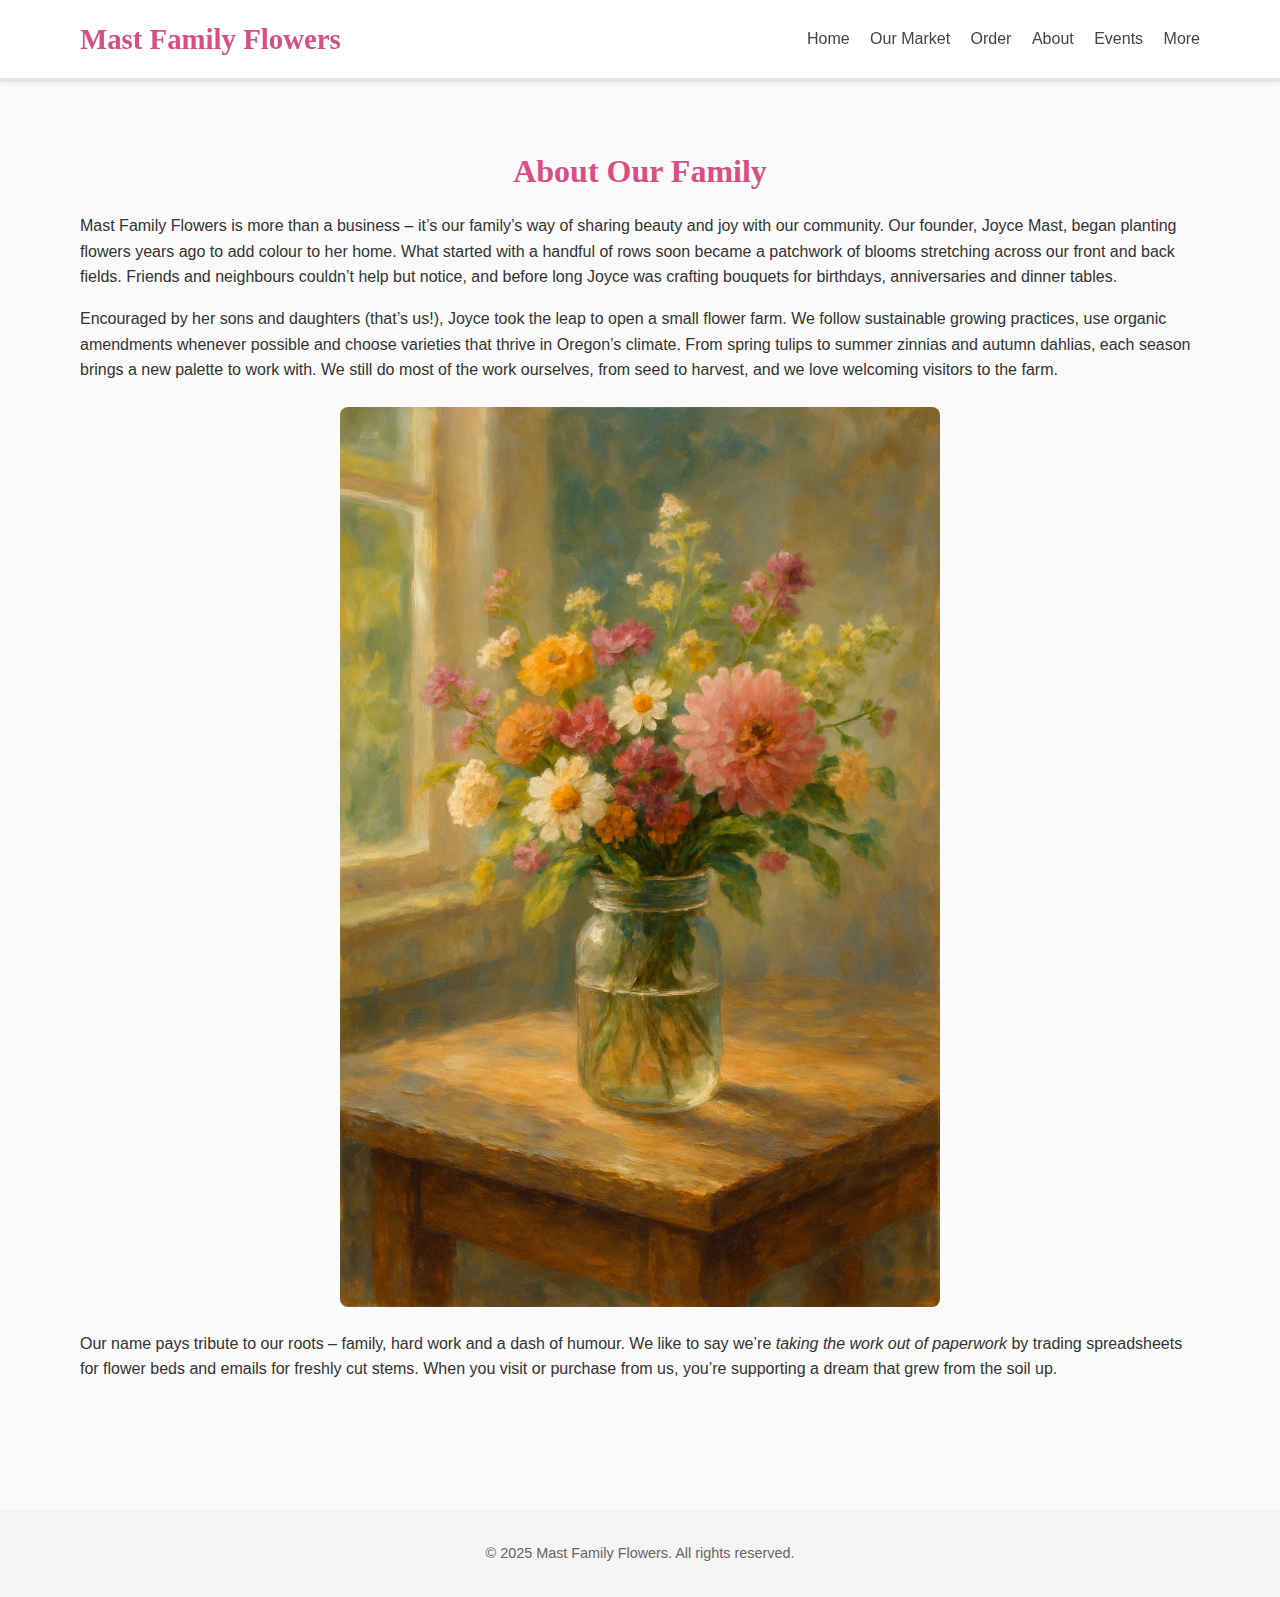
<file: about.html>
<!DOCTYPE html>
<html lang="en">
<head>
  <meta charset="UTF-8">
  <meta name="viewport" content="width=device-width, initial-scale=1.0">
  <title>Mast Family Flowers – About Us</title>
  <link rel="stylesheet" href="styles.css">
</head>
<body>
  <!-- Header -->
  <header>
    <div class="container">
      <h1>Mast Family Flowers</h1>
      <nav>
        <a href="index.html">Home</a>
        <a href="market.html">Our Market</a>
        <a href="order.html">Order</a>
        <a href="about.html">About</a>
        <a href="events.html">Events</a>
        <a href="more.html">More</a>
      </nav>
    </div>
  </header>

  <!-- About content -->
  <section>
    <div class="container">
      <h3>About Our Family</h3>
      <p>Mast Family Flowers is more than a business – it’s our family’s way of sharing beauty and joy with our community. Our founder, Joyce Mast, began planting flowers years ago to add colour to her home. What started with a handful of rows soon became a patchwork of blooms stretching across our front and back fields. Friends and neighbours couldn’t help but notice, and before long Joyce was crafting bouquets for birthdays, anniversaries and dinner tables.</p>
      <p>Encouraged by her sons and daughters (that’s us!), Joyce took the leap to open a small flower farm. We follow sustainable growing practices, use organic amendments whenever possible and choose varieties that thrive in Oregon’s climate. From spring tulips to summer zinnias and autumn dahlias, each season brings a new palette to work with. We still do most of the work ourselves, from seed to harvest, and we love welcoming visitors to the farm.</p>

      <!-- Illustrative bouquet still life to reflect the warmth of our home -->
      <img src="bouquet_table.png" alt="Bouquet of fresh flowers in a mason jar on a wooden table" class="about-image">
      <p>Our name pays tribute to our roots – family, hard work and a dash of humour. We like to say we’re <em>taking the work out of paperwork</em> by trading spreadsheets for flower beds and emails for freshly cut stems. When you visit or purchase from us, you’re supporting a dream that grew from the soil up.</p>
    </div>
  </section>

  <!-- Footer -->
  <footer>
    <p>&copy; 2025 Mast Family Flowers. All rights reserved.</p>
  </footer>
</body>
</html>
</file>
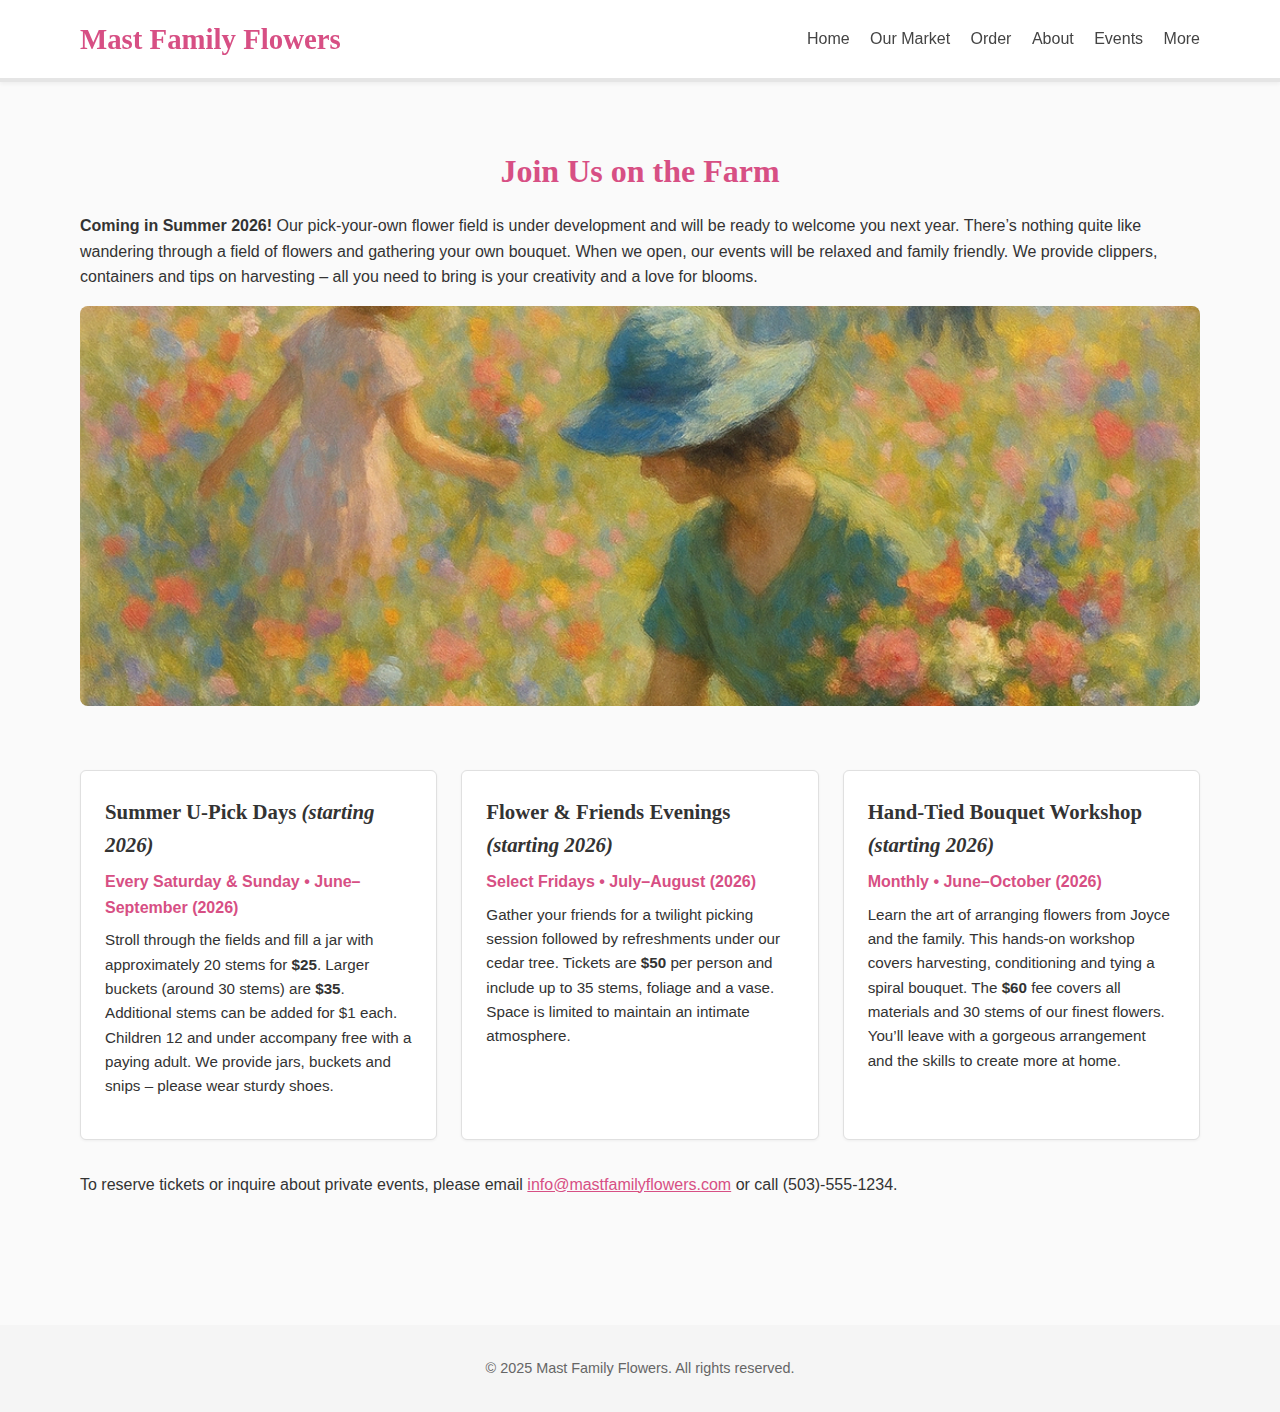
<file: events.html>
<!DOCTYPE html>
<html lang="en">
<head>
  <meta charset="UTF-8">
  <meta name="viewport" content="width=device-width, initial-scale=1.0">
  <title>Mast Family Flowers – Events</title>
  <link rel="stylesheet" href="styles.css">
</head>
<body>
  <!-- Header -->
  <header>
    <div class="container">
      <h1>Mast Family Flowers</h1>
      <nav>
        <a href="index.html">Home</a>
        <a href="market.html">Our Market</a>
        <a href="order.html">Order</a>
        <a href="about.html">About</a>
        <a href="events.html">Events</a>
        <a href="more.html">More</a>
      </nav>
    </div>
  </header>

  <!-- Events content -->
  <section>
    <div class="container">
      <h3>Join Us on the Farm</h3>
      <p><strong>Coming in Summer&nbsp;2026!</strong> Our pick‑your‑own flower field is under development and will be ready to welcome you next year. There’s nothing quite like wandering through a field of flowers and gathering your own bouquet. When we open, our events will be relaxed and family friendly. We provide clippers, containers and tips on harvesting – all you need to bring is your creativity and a love for blooms.</p>

      <!-- Decorative illustration showcasing a family in the flower fields -->
      <img src="field_pick.png" alt="Family picking flowers in a sunny field" class="event-banner">
      <div class="event-list">
        <!-- U-Pick Days -->
        <div class="event-item">
          <h4>Summer U‑Pick Days <em>(starting 2026)</em></h4>
          <div class="date">Every Saturday &amp; Sunday • June–September (2026)</div>
          <p>Stroll through the fields and fill a jar with approximately 20 stems for <strong>$25</strong>. Larger buckets (around 30 stems) are <strong>$35</strong>. Additional stems can be added for $1 each. Children 12 and under accompany free with a paying adult. We provide jars, buckets and snips – please wear sturdy shoes.</p>
        </div>
        <!-- Flower & Friends evenings -->
        <div class="event-item">
          <h4>Flower &amp; Friends Evenings <em>(starting 2026)</em></h4>
          <div class="date">Select Fridays • July–August (2026)</div>
          <p>Gather your friends for a twilight picking session followed by refreshments under our cedar tree. Tickets are <strong>$50</strong> per person and include up to 35 stems, foliage and a vase. Space is limited to maintain an intimate atmosphere.</p>
        </div>
        <!-- Bouquet Workshop -->
        <div class="event-item">
          <h4>Hand‑Tied Bouquet Workshop <em>(starting 2026)</em></h4>
          <div class="date">Monthly • June–October (2026)</div>
          <p>Learn the art of arranging flowers from Joyce and the family. This hands‑on workshop covers harvesting, conditioning and tying a spiral bouquet. The <strong>$60</strong> fee covers all materials and 30 stems of our finest flowers. You’ll leave with a gorgeous arrangement and the skills to create more at home.</p>
        </div>
      </div>
      <p style="margin-top:2rem;">To reserve tickets or inquire about private events, please email <a href="mailto:info@mastfamilyflowers.com" style="color:#d74f84; text-decoration:underline;">info@mastfamilyflowers.com</a> or call (503)‑555‑1234.</p>
    </div>
  </section>

  <!-- Footer -->
  <footer>
    <p>&copy; 2025 Mast Family Flowers. All rights reserved.</p>
  </footer>
</body>
</html>
</file>
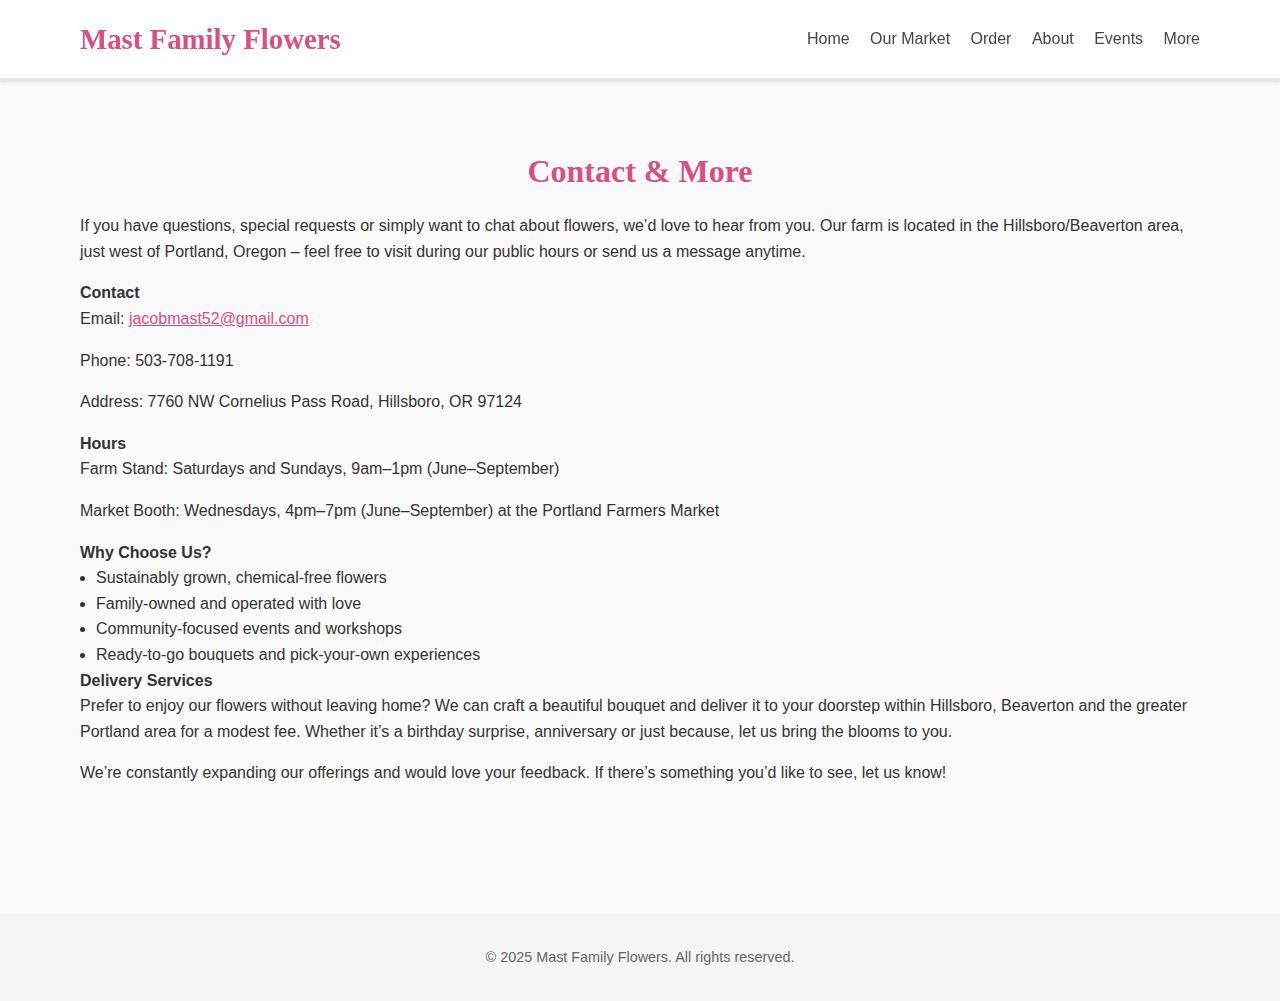
<file: more.html>
<!DOCTYPE html>
<html lang="en">
<head>
  <meta charset="UTF-8">
  <meta name="viewport" content="width=device-width, initial-scale=1.0">
  <title>Mast Family Flowers – More Info</title>
  <link rel="stylesheet" href="styles.css">
</head>
<body>
  <!-- Header -->
  <header>
    <div class="container">
      <h1>Mast Family Flowers</h1>
      <nav>
        <a href="index.html">Home</a>
        <a href="market.html">Our Market</a>
        <a href="order.html">Order</a>
        <a href="about.html">About</a>
        <a href="events.html">Events</a>
        <a href="more.html">More</a>
      </nav>
    </div>
  </header>

  <!-- More information -->
  <section>
    <div class="container">
      <h3>Contact &amp; More</h3>
      <p>If you have questions, special requests or simply want to chat about flowers, we’d love to hear from you. Our farm is located in the Hillsboro/Beaverton area, just west of Portland, Oregon – feel free to visit during our public hours or send us a message anytime.</p>
      <h4>Contact</h4>
      <p>Email: <a href="mailto:jacobmast52@gmail.com" style="color:#d74f84; text-decoration:underline;">jacobmast52@gmail.com</a></p>
      <!-- Update phone number formatting to use hyphen instead of parentheses -->
      <p>Phone: 503‑708‑1191</p>
      <p>Address: 7760&nbsp;NW Cornelius Pass Road, Hillsboro, OR&nbsp;97124</p>
      <h4>Hours</h4>
      <p>Farm Stand: Saturdays and Sundays, 9am–1pm (June–September)</p>
      <p>Market Booth: Wednesdays, 4pm–7pm (June–September) at the Portland Farmers Market</p>
      <h4>Why Choose Us?</h4>
      <ul style="margin-left:1rem; list-style-type: disc;">
        <li>Sustainably grown, chemical‑free flowers</li>
        <li>Family‑owned and operated with love</li>
        <li>Community‑focused events and workshops</li>
        <li>Ready‑to‑go bouquets and pick‑your‑own experiences</li>
      </ul>
      <h4>Delivery Services</h4>
      <p>Prefer to enjoy our flowers without leaving home? We can craft a beautiful bouquet and deliver it to your doorstep within Hillsboro, Beaverton and the greater Portland area for a modest fee. Whether it’s a birthday surprise, anniversary or just because, let us bring the blooms to you.</p>
      <p style="margin-top:1rem;">We’re constantly expanding our offerings and would love your feedback. If there’s something you’d like to see, let us know!</p>
    </div>
  </section>

  <!-- Footer -->
  <footer>
    <p>&copy; 2025 Mast Family Flowers. All rights reserved.</p>
  </footer>
</body>
</html>
</file>
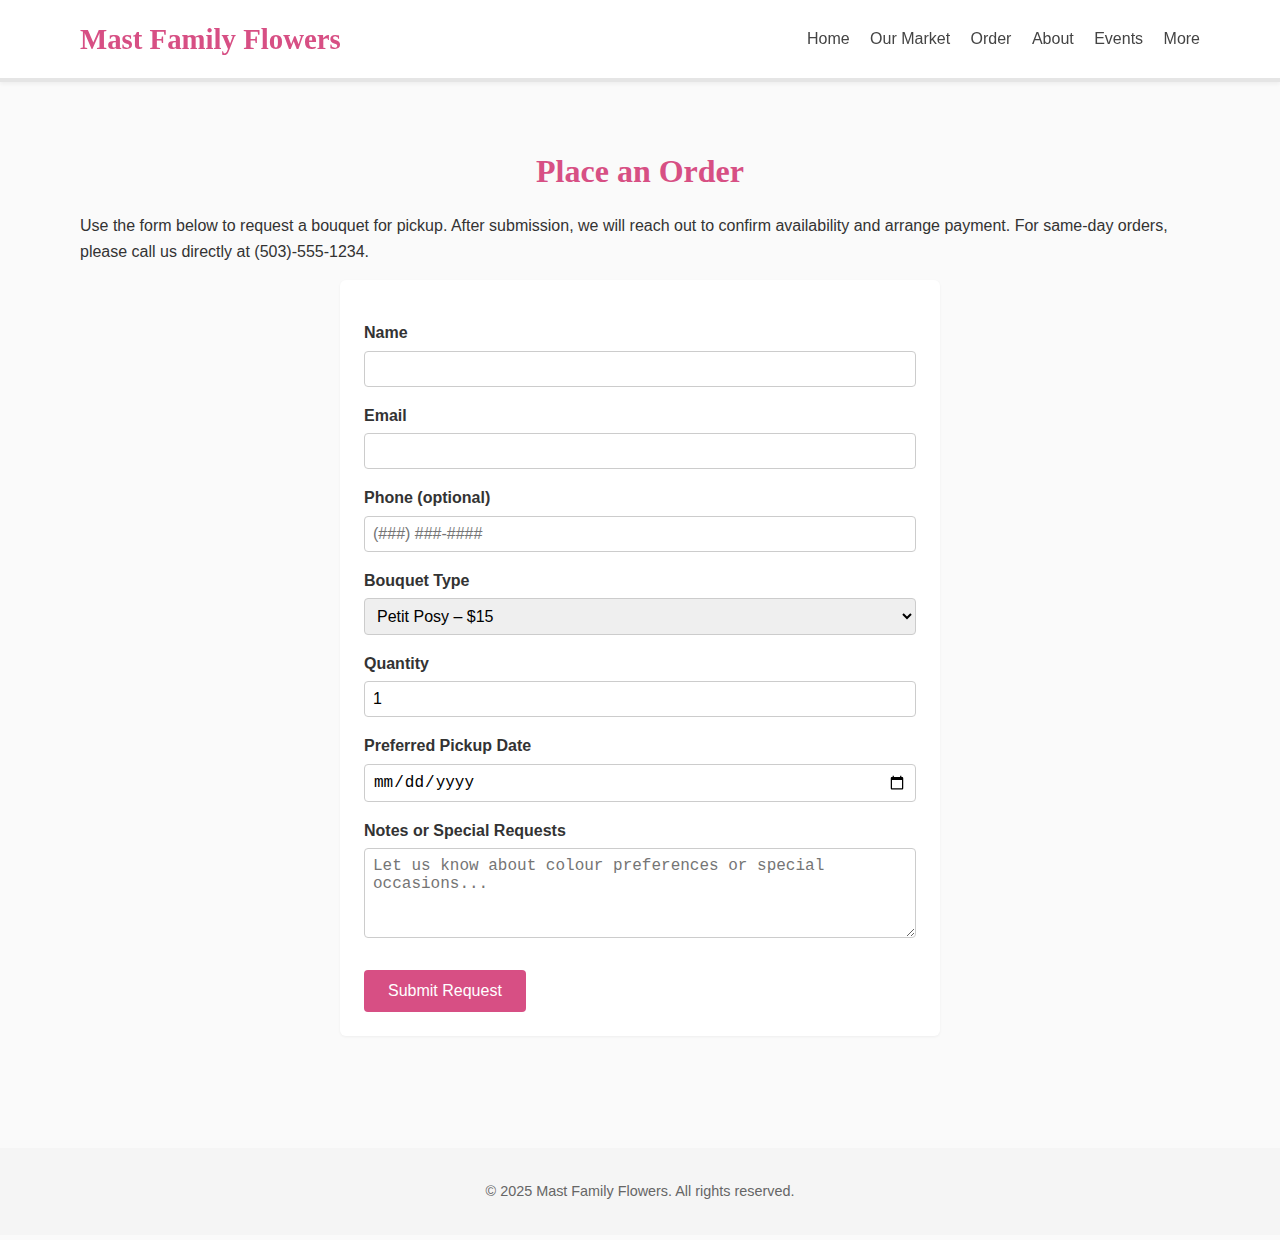
<file: order.html>
<!DOCTYPE html>
<html lang="en">
<head>
  <meta charset="UTF-8">
  <meta name="viewport" content="width=device-width, initial-scale=1.0">
  <title>Mast Family Flowers – Place an Order</title>
  <link rel="stylesheet" href="styles.css">
</head>
<body>
  <!-- Header -->
  <header>
    <div class="container">
      <h1>Mast Family Flowers</h1>
      <nav>
        <a href="index.html">Home</a>
        <a href="market.html">Our Market</a>
        <a href="order.html">Order</a>
        <a href="about.html">About</a>
        <a href="events.html">Events</a>
        <a href="more.html">More</a>
      </nav>
    </div>
  </header>

  <!-- Order form -->
  <section>
    <div class="container">
      <h3>Place an Order</h3>
      <p>Use the form below to request a bouquet for pickup. After submission, we will reach out to confirm availability and arrange payment. For same‑day orders, please call us directly at (503)‑555‑1234.</p>
      <form action="#" method="post" onsubmit="return false;">
        <label for="name">Name</label>
        <input type="text" id="name" name="name" required>

        <label for="email">Email</label>
        <input type="email" id="email" name="email" required>

        <label for="phone">Phone (optional)</label>
        <input type="tel" id="phone" name="phone" placeholder="(###) ###‑####">

        <label for="bouquet">Bouquet Type</label>
        <select id="bouquet" name="bouquet">
          <option value="Petit Posy">Petit Posy – $15</option>
          <option value="Standard">Standard Bouquet – $25</option>
          <option value="Deluxe">Deluxe Bouquet – $35</option>
        </select>

        <label for="quantity">Quantity</label>
        <input type="number" id="quantity" name="quantity" min="1" value="1">

        <label for="pickup">Preferred Pickup Date</label>
        <input type="date" id="pickup" name="pickup" required>

        <label for="notes">Notes or Special Requests</label>
        <textarea id="notes" name="notes" rows="4" placeholder="Let us know about colour preferences or special occasions..."></textarea>

        <button type="submit">Submit Request</button>
      </form>
    </div>
  </section>

  <!-- Footer -->
  <footer>
    <p>&copy; 2025 Mast Family Flowers. All rights reserved.</p>
  </footer>
</body>
</html>
</file>
<file: styles.css>
/*
 * Mast Family Flowers – Main stylesheet
 *
 * This stylesheet defines the colour palette, typography and layout rules
 * used across the Mast Family Flowers website. The goal is to create
 * an inviting, family‑run feel while keeping the design clean and
 * approachable. Colours are inspired by the warm sunset hues and
 * natural greens found in the Pacific Northwest.
 */

/* CSS reset (minimal) */
* {
  margin: 0;
  padding: 0;
  box-sizing: border-box;
}

body {
  font-family: "Segoe UI", Tahoma, Geneva, Verdana, sans-serif;
  line-height: 1.6;
  color: #333;
  background-color: #fafafa;
}

/* Container class to centre content and set a maximum width */
.container {
  width: 90%;
  max-width: 1200px;
  margin: 0 auto;
  padding: 1rem;
}

/* Header styling */
header {
  background-color: #ffffff;
  border-bottom: 4px solid #e5e5e5;
  box-shadow: 0 2px 4px rgba(0, 0, 0, 0.05);
  position: sticky;
  top: 0;
  z-index: 1000;
}

header .container {
  display: flex;
  flex-wrap: wrap;
  align-items: center;
  justify-content: space-between;
}

header h1 {
  font-family: "Georgia", serif;
  font-size: 1.8rem;
  color: #d74f84;
}

nav a {
  margin-left: 1rem;
  font-weight: 500;
  text-decoration: none;
  color: #444;
  transition: color 0.2s ease-in-out;
}

nav a:hover {
  color: #d74f84;
}

/* Hero section */
.hero {
  background-image: url('images/hero_field.png');
  background-size: cover;
  background-position: center;
  color: #fff;
  padding: 6rem 0;
  text-align: center;
  position: relative;
}

.hero::after {
  content: '';
  position: absolute;
  top: 0;
  left: 0;
  right: 0;
  bottom: 0;
  background: rgba(0, 0, 0, 0.35);
}

.hero .hero-content {
  position: relative;
  z-index: 1;
  max-width: 800px;
  margin: 0 auto;
}

.hero h2 {
  font-size: 2.6rem;
  margin-bottom: 0.5rem;
  font-family: "Georgia", serif;
}

.hero p {
  font-size: 1.2rem;
  margin-bottom: 1.5rem;
}

.btn {
  display: inline-block;
  margin: 0.5rem;
  padding: 0.75rem 1.5rem;
  background-color: #d74f84;
  color: #fff;
  text-decoration: none;
  font-weight: 600;
  border-radius: 4px;
  transition: background-color 0.2s ease-in-out;
}

.btn:hover {
  background-color: #b33c68;
}

/* Sections */
section {
  padding: 3rem 0;
}

section h3 {
  font-family: "Georgia", serif;
  font-size: 2rem;
  margin-bottom: 1rem;
  color: #d74f84;
  text-align: center;
}

section p {
  margin-bottom: 1rem;
}

/* Pricing cards */
.pricing-grid {
  display: grid;
  grid-template-columns: repeat(auto-fit, minmax(250px, 1fr));
  gap: 1.5rem;
  margin-top: 2rem;
}

.card {
  background-color: #fff;
  border: 1px solid #e0e0e0;
  border-radius: 6px;
  padding: 1.5rem;
  text-align: center;
  box-shadow: 0 1px 3px rgba(0, 0, 0, 0.05);
  transition: transform 0.2s ease-in-out;
}

.card:hover {
  transform: translateY(-5px);
}

.card img {
  max-width: 100%;
  height: auto;
  border-radius: 4px;
  margin-bottom: 1rem;
}

.card h4 {
  font-size: 1.4rem;
  margin-bottom: 0.5rem;
  font-family: "Georgia", serif;
  color: #333;
}

.card .price {
  font-size: 1.8rem;
  margin-bottom: 0.5rem;
  color: #d74f84;
  font-weight: bold;
}

.card p {
  font-size: 0.95rem;
}

.card .btn {
  margin-top: 1rem;
}

/* Form styling */
form {
  max-width: 600px;
  margin: 0 auto;
  background-color: #fff;
  padding: 1.5rem;
  border-radius: 6px;
  box-shadow: 0 1px 3px rgba(0, 0, 0, 0.05);
}

form label {
  display: block;
  margin-top: 1rem;
  font-weight: 600;
}

form input,
form select,
form textarea {
  width: 100%;
  padding: 0.5rem;
  margin-top: 0.3rem;
  border: 1px solid #ccc;
  border-radius: 4px;
  font-size: 1rem;
}

form button {
  margin-top: 1.5rem;
  padding: 0.75rem 1.5rem;
  background-color: #d74f84;
  color: #fff;
  border: none;
  border-radius: 4px;
  cursor: pointer;
  font-size: 1rem;
  transition: background-color 0.2s ease-in-out;
}

form button:hover {
  background-color: #b33c68;
}

/* Event list */
.event-list {
  display: grid;
  grid-template-columns: repeat(auto-fit, minmax(300px, 1fr));
  gap: 1.5rem;
  margin-top: 2rem;
}

.event-item {
  background-color: #fff;
  border: 1px solid #e0e0e0;
  border-radius: 6px;
  padding: 1.5rem;
  box-shadow: 0 1px 3px rgba(0, 0, 0, 0.05);
}

.event-item h4 {
  font-family: "Georgia", serif;
  font-size: 1.3rem;
  color: #333;
  margin-bottom: 0.5rem;
}

.event-item .date {
  font-weight: bold;
  color: #d74f84;
  margin-bottom: 0.5rem;
}

.event-item p {
  font-size: 0.95rem;
}

/* Footer */
footer {
  background-color: #f5f5f5;
  padding: 2rem 0;
  text-align: center;
  color: #666;
  font-size: 0.9rem;
  margin-top: 3rem;
}

/*
 * Additional utility classes for images
 * These classes are used on the Events and About pages to display
 * decorative artwork. The event-banner class scales a full‑width
 * illustration to the container while maintaining its aspect ratio.
 * The about-image class centers a medium‑sized image and limits
 * its maximum width for better readability on large screens.
 */
.event-banner {
  width: 100%;
  max-height: 400px;
  object-fit: cover;
  border-radius: 8px;
  margin-bottom: 1.5rem;
}

.about-image {
  width: 60%;
  max-width: 600px;
  display: block;
  margin: 1.5rem auto;
  border-radius: 8px;
}

@media (max-width: 600px) {
  header .container {
    flex-direction: column;
    align-items: flex-start;
  }

  nav {
    margin-top: 0.5rem;
  }

  nav a {
    margin-left: 0;
    margin-right: 1rem;
    display: inline-block;
  }
}
</file>
